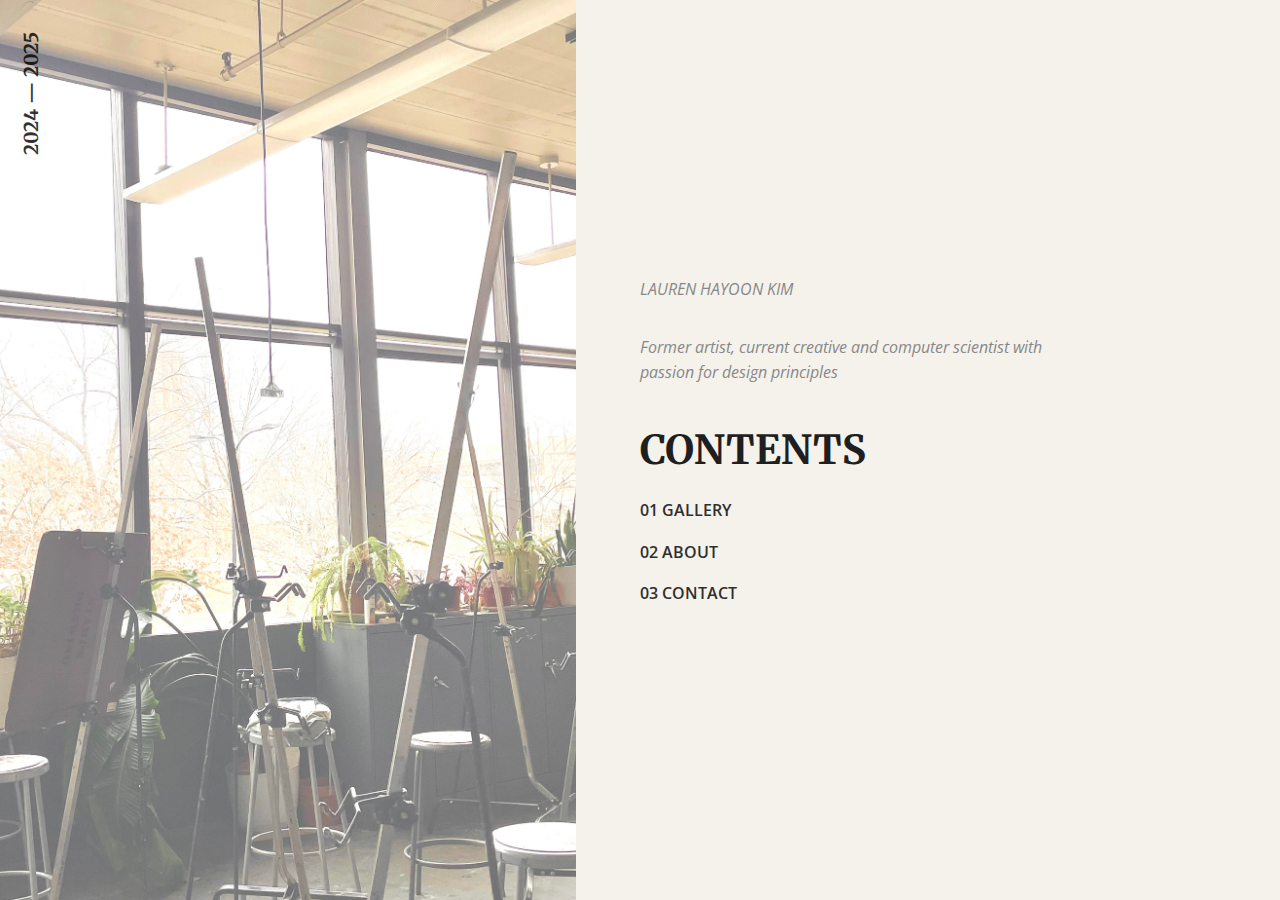
<file: index.html>
<!DOCTYPE html>
<html lang="en">
<head>
  <meta charset="UTF-8" />
  <meta name="viewport" content="width=device-width, initial-scale=1.0"/>
  <title>My Portfolio – Contents</title>

  <!-- Google Fonts -->
  <link
    href="https://fonts.googleapis.com/css2?family=Merriweather:wght@400;700&family=Open+Sans:wght@400;600&display=swap"
    rel="stylesheet"
  />

  <!-- Main CSS -->
  <link rel="stylesheet" href="styles.css" />
</head>
<body>

  <div class="landing-page-split">
    <!-- LEFT COLUMN: Big Image & Vertical Year -->
    <section class="landing-left">
      <div class="vertical-year">2024 — 2025</div>
      <div class="cover-image">
        <img src="images/landingpage.jpg" alt="Studio Scene" />
      </div>
    </section>

    <!-- RIGHT COLUMN: Contents heading, quote, and links -->
    <section class="landing-right">
        <p class="contents-quote">
            LAUREN HAYOON KIM
        </p>
      <p class="contents-quote">
        Former artist, current creative and computer scientist with passion for design principles
      </p>
      <h2 class="contents-heading">CONTENTS</h2>
      <nav class="contents-nav">
        <ul>
          <li><a href="gallery.html">01 GALLERY</a></li>
          <li><a href="about.html">02 ABOUT</a></li>
          <li><a href="contact.html">03 CONTACT</a></li>
        </ul>
      </nav>
    </section>
  </div><!-- /landing-page-split -->

</body>
</html>
</file>
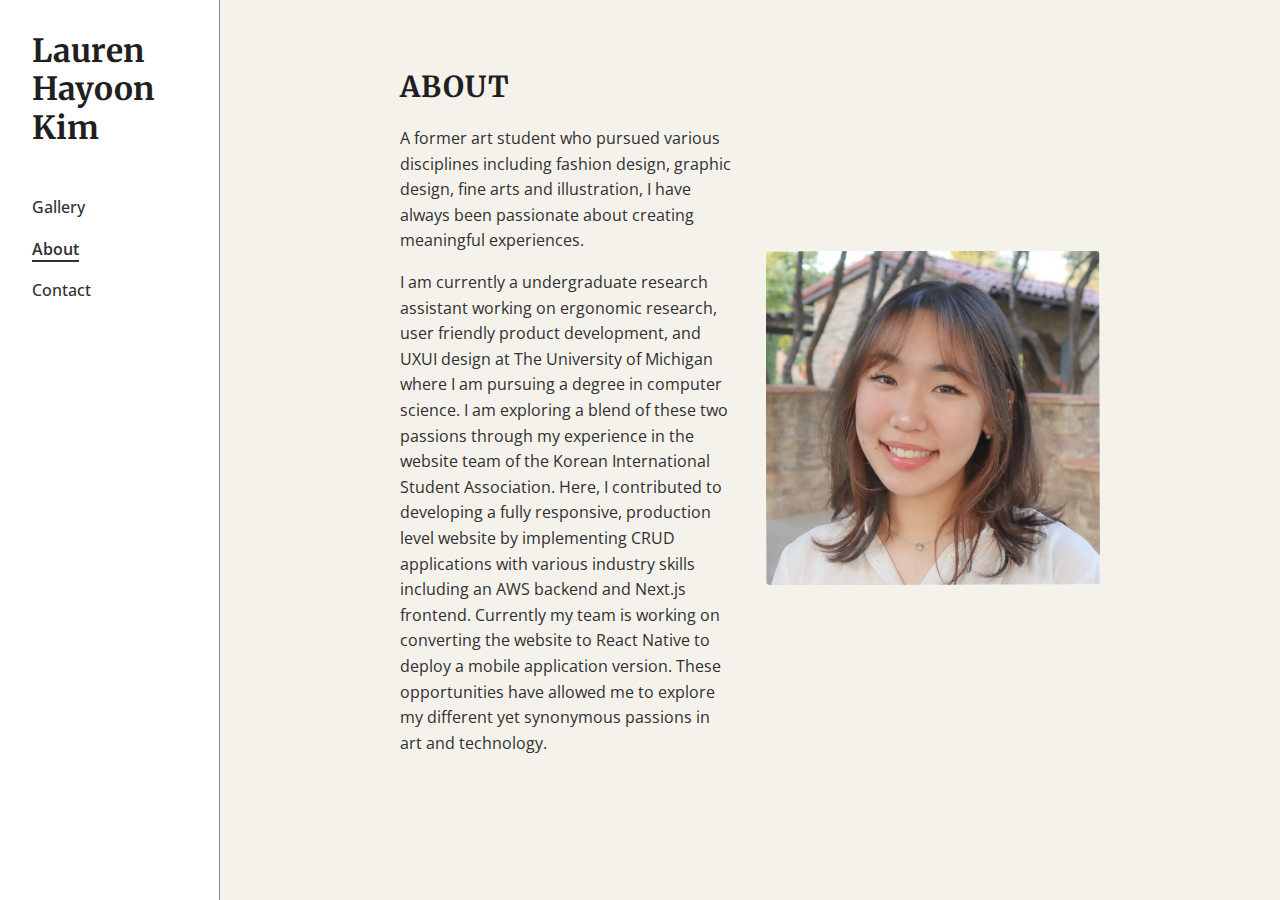
<file: about.html>
<!DOCTYPE html>
<html lang="en">
<head>
  <meta charset="UTF-8" />
  <meta name="viewport" content="width=device-width, initial-scale=1.0"/>
  <title>About - Lauren Hayoon Kim</title>

  <!-- Google Fonts -->
  <link 
    href="https://fonts.googleapis.com/css2?family=Merriweather:wght@400;700&family=Open+Sans:wght@400;600&display=swap" 
    rel="stylesheet"
  />
  <link rel="stylesheet" href="styles.css" />
</head>
<body>

  <!-- The two-column layout container -->
  <div class="two-col-layout">
    
    <!-- LEFT COLUMN: Side Navigation with name + links -->
    <aside class="side-nav">
      <h1 class="side-nav-name">
        <a href="index.html" style="text-decoration: none; color: inherit;">
          Lauren<br>Hayoon<br>Kim
        </a>
      </h1>
      <nav class="side-nav-links">
        <ul>
          <li><a href="gallery.html">Gallery</a></li>
          <li><a href="about.html" class="active">About</a></li>
          <li><a href="contact.html">Contact</a></li>
        </ul>
      </nav>
    </aside>

    <!-- RIGHT COLUMN: About content -->
    <main class="main-content">
      <div class="content-wrapper">

        <div class="about-split">
          <!-- LEFT: Title & paragraphs -->
          <div class="about-left">
            <h2 class="about-heading">ABOUT</h2>
            <p>
              A former art student who pursued various 
              disciplines including fashion design, 
              graphic design, fine arts and illustration, 
              I have always been passionate about creating 
              meaningful experiences. 
            </p>
            <p>
              I am currently a undergraduate research assistant
              working on ergonomic research, user friendly
              product development, and UXUI design at 
              The University of Michigan where I am pursuing a degree
              in computer science. I am exploring a blend of these
              two passions through my experience in the website team of
              the Korean International Student Association. Here, I
              contributed to developing a fully responsive, production
              level website by implementing CRUD applications with various 
              industry skills including an AWS backend and Next.js frontend. 
              Currently my team is working on converting the website to 
              React Native to deploy a mobile application version. 

              These opportunities have allowed me to explore my different
              yet synonymous passions in art and technology.
            </p>
          </div>

          <div class="about-right">
            <img 
              src="images/profilephoto.jpg"
              alt="Profile Photo of Lauren Hayoon Kim"
              class="about-photo"
            >
          </div>
        </div><!-- /.about-split -->

      </div><!-- /.content-wrapper -->
    </main>
  </div><!-- /.two-col-layout -->

</body>
</html>
</file>
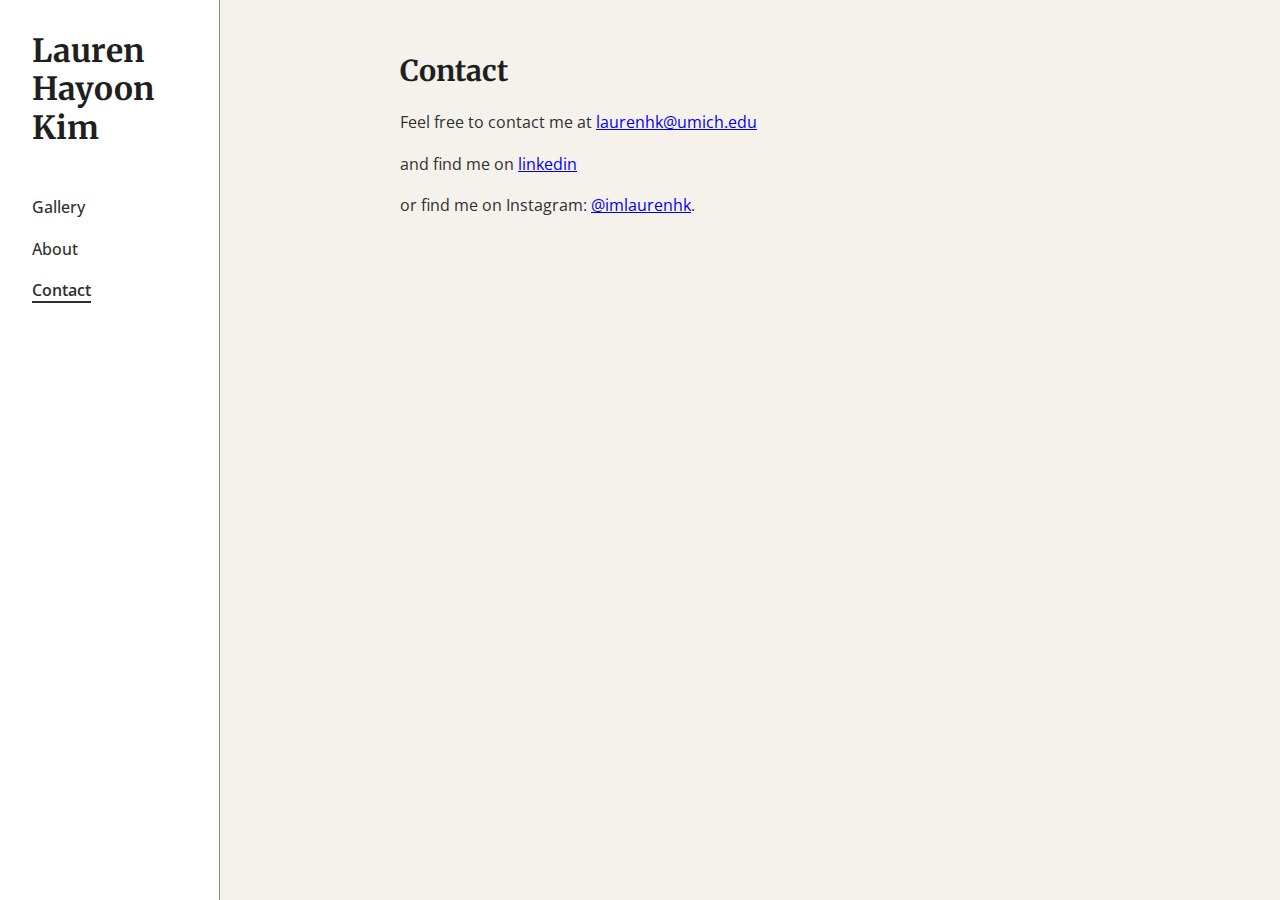
<file: contact.html>
<!DOCTYPE html>
<html lang="en">
<head>
  <meta charset="UTF-8" />
  <meta name="viewport" content="width=device-width, initial-scale=1.0"/>
  <title>Contact - Lauren Hayoon Kim</title>
  <link
    href="https://fonts.googleapis.com/css2?family=Merriweather:wght@400;700&family=Open+Sans:wght@400;600&display=swap"
    rel="stylesheet"
  />
  <link rel="stylesheet" href="styles.css" />
</head>
<body>

  <div class="two-col-layout">
    <!-- LEFT COLUMN: Name + Navigation -->
    <aside class="side-nav">
      <h1 class="side-nav-name">
        <a href="index.html" style="text-decoration: none; color: inherit;">
          Lauren<br>Hayoon<br>Kim
        </a>
      </h1>
      <nav class="side-nav-links">
        <ul>
          <li><a href="gallery.html">Gallery</a></li>
          <li><a href="about.html">About</a></li>
          <li><a href="contact.html" class="active">Contact</a></li>
        </ul>
      </nav>
    </aside>

    <main class="main-content">
      <div class="content-wrapper">
        <h2>Contact</h2>
        <p>
          Feel free to contact me at 
          <a href="mailto:laurenhk@umich.edu">laurenhk@umich.edu</a>
        </p>
        <p>
          and find me on 
          <a href="www.linkedin.com/in/imlaurenhk">linkedin</a>
        </p>
        <p>
          or find me on Instagram:
          <a href="https://instagram.com/imlaurenhk" target="_blank">@imlaurenhk</a>.
        </p>
      </div>
    </main>
  </div><!-- /two-col-layout -->

</body>
</html>
</file>
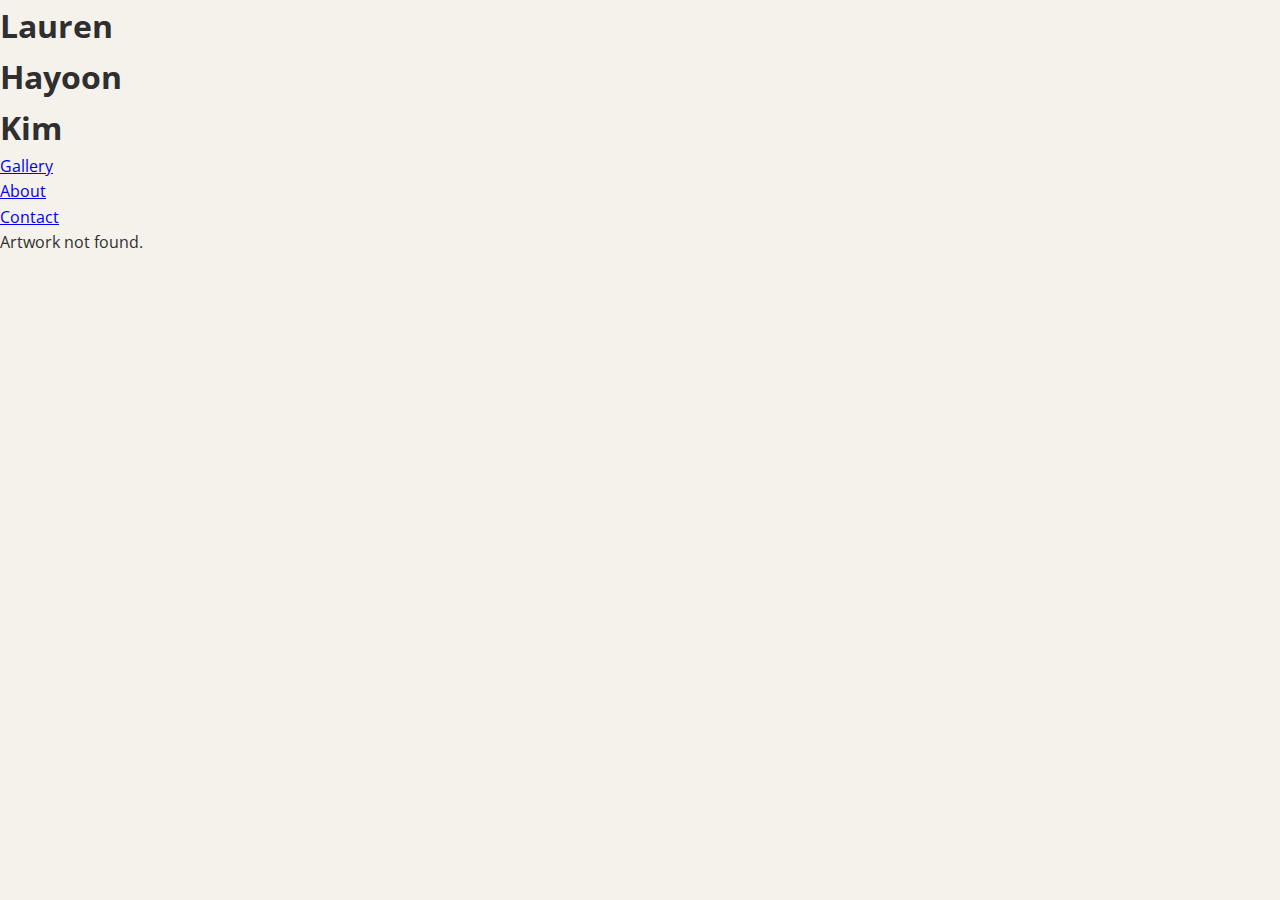
<file: detail.html>
<!DOCTYPE html>
<html lang="en">
<head>
  <meta charset="UTF-8" />
  <meta name="viewport" content="width=device-width, initial-scale=1.0"/>
  <title>Artwork Detail - Lauren Hayoon Kim</title>
  <link
    href="https://fonts.googleapis.com/css2?family=Merriweather:wght@400;700&family=Open+Sans:wght@400;600&display=swap"
    rel="stylesheet"
  />
  <link rel="stylesheet" href="styles.css" />
</head>
<body>
  <div class="about-wrapper">

    <!-- LEFT COLUMN: Name + Navigation -->
    <aside class="about-sidebar">
      <div class="about-name">
        <h1>
          <a href="index.html" style="text-decoration: none; color: inherit;">
            Lauren<br>Hayoon<br>Kim
          </a>
        </h1>
      </div>
      <nav class="about-nav">
        <ul>
          <li><a href="gallery.html">Gallery</a></li>
          <li><a href="about.html">About</a></li>
          <li><a href="contact.html">Contact</a></li>
        </ul>
      </nav>
    </aside>

    <!-- RIGHT COLUMN: Artwork Detail -->
    <main class="about-content">
      <section class="profile-section" id="detailContainer" style="flex-direction: column; gap: 2rem;">
        <h2 id="detailTitle">Title Here</h2>

        <!-- JS will insert multiple images here -->
        <div id="detailImages" class="detail-images" style="display: flex; gap: 1rem; flex-wrap: wrap;">
          <!-- Artwork images get injected by scripts.js -->
        </div>

        <p id="detailDescription">Description here</p>
      </section>
    </main>
  </div>

  <!-- scripts.js will handle the data injection -->
  <script src="scripts.js"></script>
</body>
</html>
</file>
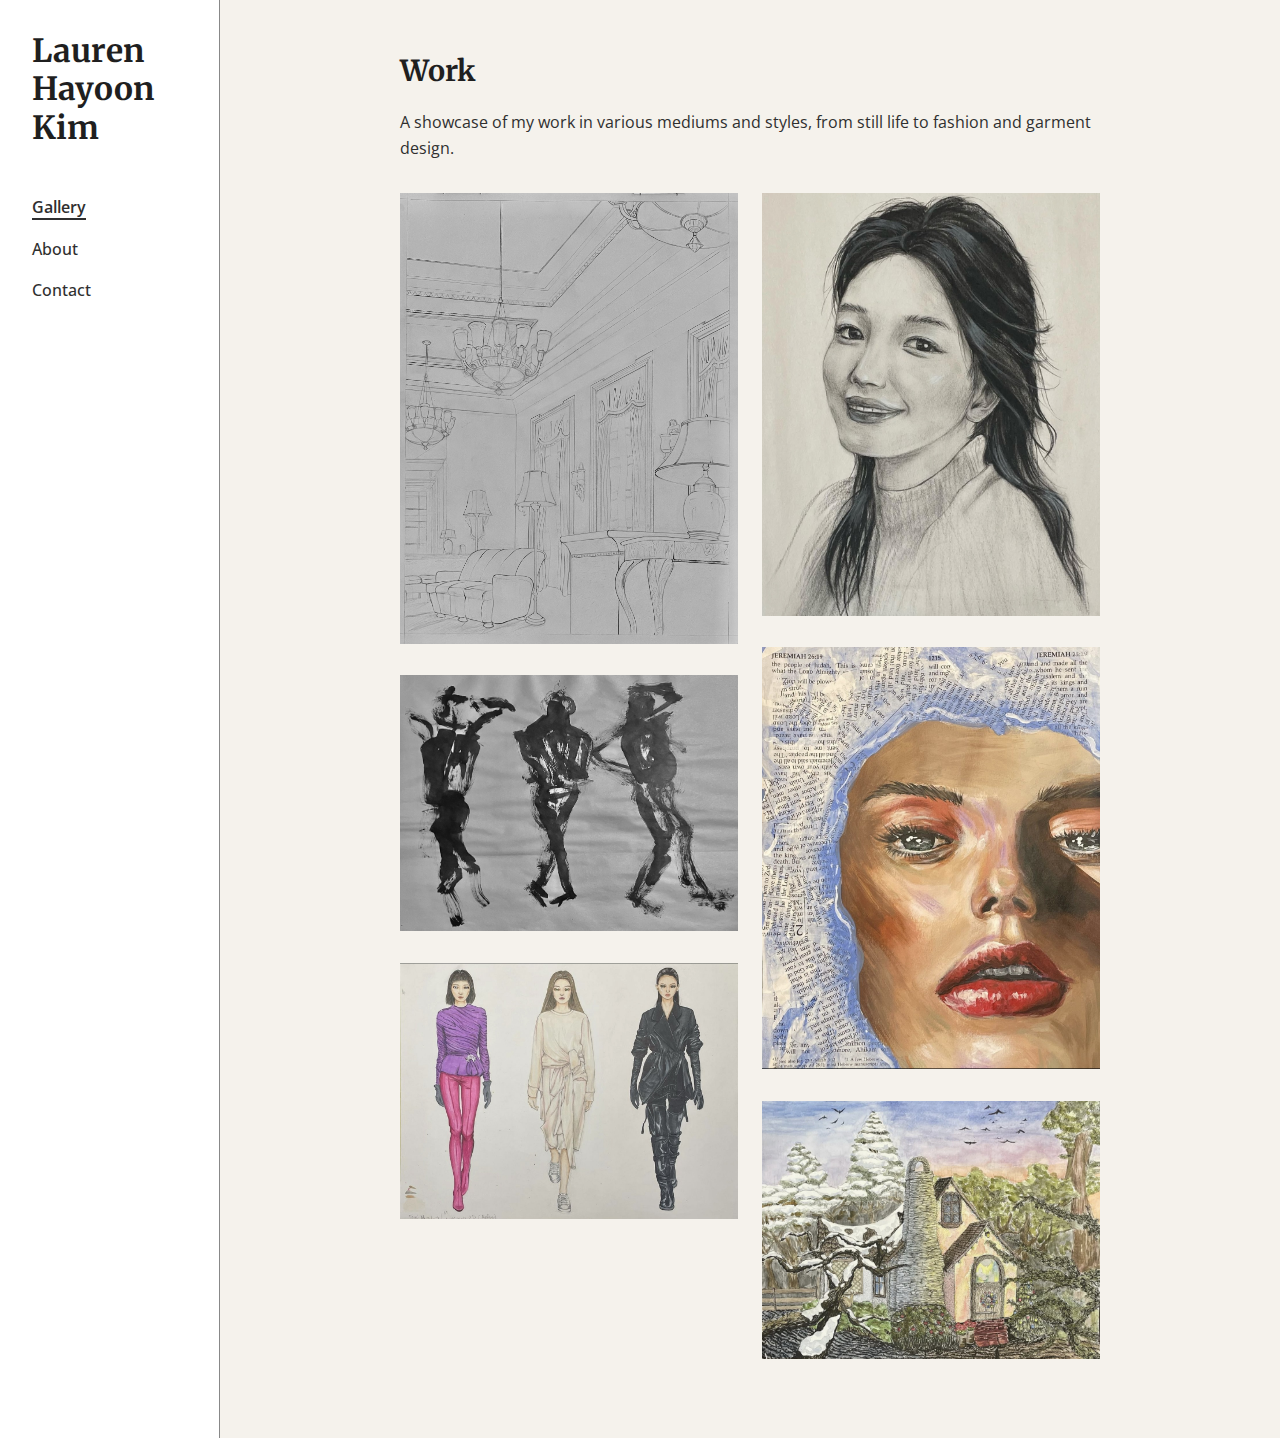
<file: gallery.html>
<!DOCTYPE html>
<html lang="en">
<head>
  <meta charset="UTF-8" />
  <meta name="viewport" content="width=device-width, initial-scale=1.0"/>
  <title>Gallery - Lauren Hayoon Kim</title>
  <!-- Google Fonts -->
  <link
    href="https://fonts.googleapis.com/css2?family=Merriweather:wght@400;700&family=Open+Sans:wght@400;600&display=swap"
    rel="stylesheet"
  />
  <!-- Main CSS -->
  <link rel="stylesheet" href="styles.css" />
</head>
<body>

  <div class="two-col-layout">
    <!-- LEFT COLUMN: Name + Navigation -->
    <aside class="side-nav">
      <h1 class="side-nav-name">
        <a href="index.html" style="text-decoration: none; color: inherit;">
          Lauren<br>Hayoon<br>Kim
        </a>
      </h1>
      <nav class="side-nav-links">
        <ul>
          <li><a href="gallery.html" class="active">Gallery</a></li>
          <li><a href="about.html">About</a></li>
          <li><a href="contact.html">Contact</a></li>
        </ul>
      </nav>
    </aside>

    <!-- RIGHT COLUMN: Gallery content -->
    <main class="main-content">
      <div class="content-wrapper">
        <h2>Work</h2>
        <p>
          A showcase of my work in various mediums and styles, from still life to fashion and garment design.
        </p>

        <div class="abstract-gallery">

          <!-- ITEM 1 -->
          <div class="gallery-item">
            <div class="image-wrapper">
              <img src="images/line.jpg" alt="Vertical Art 1" />
              <div class="image-overlay">
                <div class="overlay-title">Line.</div>
              </div>
            </div>
          </div>

          <!-- ITEM 2 -->
          <div class="gallery-item">
            <div class="image-wrapper">
              <img src="images/gesture.jpg" alt="Art 2" />
              <div class="image-overlay">
                <div class="overlay-title">Gesture.</div>
              </div>
            </div>
          </div>

          <!-- ITEM 3 -->
          <div class="gallery-item">
            <div class="image-wrapper">
              <img src="images/fashionfigure.jpg" alt="Art 3" />
              <div class="image-overlay">
                <div class="overlay-title">Figure.</div>
              </div>
            </div>
          </div>

          <!-- ITEM 4 -->
          <div class="gallery-item">
            <div class="image-wrapper">
              <img src="images/portrait1.jpg" alt="Art 4" />
              <div class="image-overlay">
                <div class="overlay-title">Portrait.</div>
              </div>
            </div>
          </div>

          <!-- ITEM 5 -->
          <div class="gallery-item">
            <div class="image-wrapper">
              <img src="images/compose.jpg" alt="Art 5" />
              <div class="image-overlay">
                <div class="overlay-title">Compose.</div>
              </div>
            </div>
          </div>

          <!-- ITEM 6 -->
          <div class="gallery-item">
            <div class="image-wrapper">
              <img src="images/development.jpg" alt="Art 5" />
              <div class="image-overlay">
                <div class="overlay-title">Development.</div>
              </div>
            </div>
          </div>

        </div><!-- /.abstract-gallery -->
      </div><!-- /.content-wrapper -->
    </main>
  </div><!-- /.two-col-layout -->

</body>
</html>
</file>
<file: styles.css>
/* ------------------------------------------------
   1) BASIC RESET & VARIABLES
-------------------------------------------------- */
* {
  margin: 0;
  padding: 0;
  box-sizing: border-box;
}

:root {
  --bg-color: #f5f2ec;
  --text-color: #2f2f2f;
  --heading-color: #1f1f1f;
  --accent-color: #888;
  --font-body: "Open Sans", sans-serif;
  --font-heading: "Merriweather", serif;
}

body {
  font-family: var(--font-body);
  background-color: var(--bg-color);
  color: var(--text-color);
  line-height: 1.6;
}

/* ------------------------------------------------
   2) TWO-COLUMN LAYOUT (About/Gallery/Contact)
   - Side nav on left, main content on right
-------------------------------------------------- */
.two-col-layout {
  display: flex;
  min-height: 100vh;
}

/* LEFT COLUMN: side nav */
.side-nav {
  flex: 0 0 220px;
  background-color: #fff;
  border-right: 1px solid var(--accent-color);
  padding: 2rem;
  display: flex;
  flex-direction: column;
  justify-content: flex-start;
}

.side-nav-name {
  font-family: var(--font-heading);
  font-size: 2rem;
  line-height: 1.2;
  margin-bottom: 2rem;
  color: var(--heading-color);
}

.side-nav-links ul {
  list-style: none;
  margin-top: 1rem;
}
.side-nav-links li {
  margin-bottom: 1rem;
}
.side-nav-links a {
  text-decoration: none;
  color: var(--text-color);
  font-weight: 500;
  transition: opacity 0.3s ease;
}
.side-nav-links a:hover {
  opacity: 0.7;
}
.side-nav-links a.active {
  border-bottom: 2px solid var(--text-color);
  font-weight: 600;
}

/* RIGHT COLUMN: main content */
.main-content {
  flex: 1;
  padding: 3rem;
  display: flex;
  align-items: flex-start;
  justify-content: center;
  background-color: var(--bg-color);
}

.content-wrapper {
  max-width: 700px;
  width: 100%;
}

.content-wrapper h2 {
  font-family: var(--font-heading);
  font-size: 1.8rem;
  margin-bottom: 1rem;
  color: var(--heading-color);
}

.content-wrapper p {
  margin-bottom: 1rem;
  line-height: 1.6;
}

/* Stack on small screens */
@media (max-width: 900px) {
  .two-col-layout {
    flex-direction: column;
  }
  .side-nav {
    border-right: none;
    border-bottom: 1px solid var(--accent-color);
    flex: none;
  }
  .main-content {
    padding: 2rem;
    align-items: flex-start;
    justify-content: flex-start;
  }
  .content-wrapper {
    max-width: 100%;
  }
}

/* ------------------------------------------------
   3) ABOUT PAGE
   - Half text, half image approach
-------------------------------------------------- */
.about-split {
  display: flex;
  gap: 2rem;
  margin-top: 1rem;
}

.about-left {
  flex: 1;
}
.about-heading {
  font-family: var(--font-heading);
  font-size: 2.5rem;
  margin-bottom: 1rem;
  color: var(--heading-color);
  letter-spacing: 1px;
}

.about-right {
  flex: 1;
  display: flex;
  align-items: center;
  justify-content: center;
}

.about-right .about-photo {
  width: 100%;
  height: auto;
  object-fit: cover; 
  border-radius: 4px; 
}

@media (max-width: 800px) {
  .about-split {
    flex-direction: column;
  }
  .about-right .about-photo {
    max-width: 100%;
    height: auto;
  }
}

/* ------------------------------------------------
   4) ABSTRACT GALLERY with MASONRY 
   (multi-column layout)
-------------------------------------------------- */
.abstract-gallery {
  /* Instead of display: grid, use columns for masonry effect */
  column-count: 2;    /* or 3, if you want more columns */
  column-gap: 1.5rem;
  margin-top: 2rem;
}

/* Each .gallery-item flows top to bottom in each column. */
.gallery-item {
  display: inline-block;     /* critical for multi-column layout */
  width: 100%;               /* fill the column width */
  margin-bottom: 1.5rem;     /* vertical spacing between items */
  position: relative;        /* for the overlay */
}

.image-wrapper {
  position: relative;
  width: 100%;
  display: block;
  /* no forced height, let it auto */
}

.image-wrapper img {
  width: 100%;
  height: auto;
  object-fit: contain; 
  display: block;
}

/* The overlay for hover */
.image-overlay {
  position: absolute;
  top: 0; left: 0; right: 0; bottom: 0;
  background-color: rgba(0, 0, 0, 0.4);
  display: flex;
  align-items: center;
  justify-content: center;
  opacity: 0;
  transition: opacity 0.3s ease;
}

.image-wrapper:hover .image-overlay {
  opacity: 1;
}

.overlay-title {
  color: #fff;
  font-weight: 600;
  font-size: 1.1rem; 
  text-align: center;
  padding: 0.5rem 1rem;
}

/* ------------------------------------------------
   5) LANDING PAGE (index.html) 
   half-and-half layout
-------------------------------------------------- */
.landing-page-split {
  display: flex;
  min-height: 100vh;
}

.landing-left {
  position: relative;
  flex: 1;
  overflow: hidden;
}
.vertical-year {
  writing-mode: vertical-rl;
  transform: rotate(180deg);
  position: absolute;
  top: 2rem;
  left: 1rem;
  font-family: var(--font-heading);
  font-weight: 700;
  font-size: 1.2rem;
  color: #000;
  opacity: 0.8;
}
.cover-image {
  width: 100%;
  height: 100%;
}
.cover-image img {
  width: 100%;
  height: 100%;
  object-fit: cover;
  display: block;
}

.landing-right {
  flex: 1;
  background-color: var(--bg-color);
  display: flex;
  flex-direction: column;
  justify-content: center;
  padding: 4rem;
}
.contents-heading {
  font-family: var(--font-heading);
  font-size: 2.5rem;
  margin-bottom: 1rem;
  color: var(--heading-color);
}
.contents-quote {
  font-style: italic;
  margin-bottom: 2rem;
  max-width: 450px;
  color: var(--accent-color);
}
.contents-nav ul {
  list-style: none;
}
.contents-nav li {
  margin-bottom: 1rem;
}
.contents-nav a {
  text-decoration: none;
  color: var(--text-color);
  font-weight: 600;
  transition: opacity 0.3s ease;
}
.contents-nav a:hover {
  opacity: 0.7;
}

@media (max-width: 900px) {
  .landing-page-split {
    flex-direction: column;
  }
  .landing-left, .landing-right {
    width: 100%;
    height: auto;
  }
  .landing-right {
    padding: 2rem;
  }
  .vertical-year {
    position: static;
    writing-mode: horizontal-tb;
    transform: none;
    margin-bottom: 1rem;
  }
}
</file>
